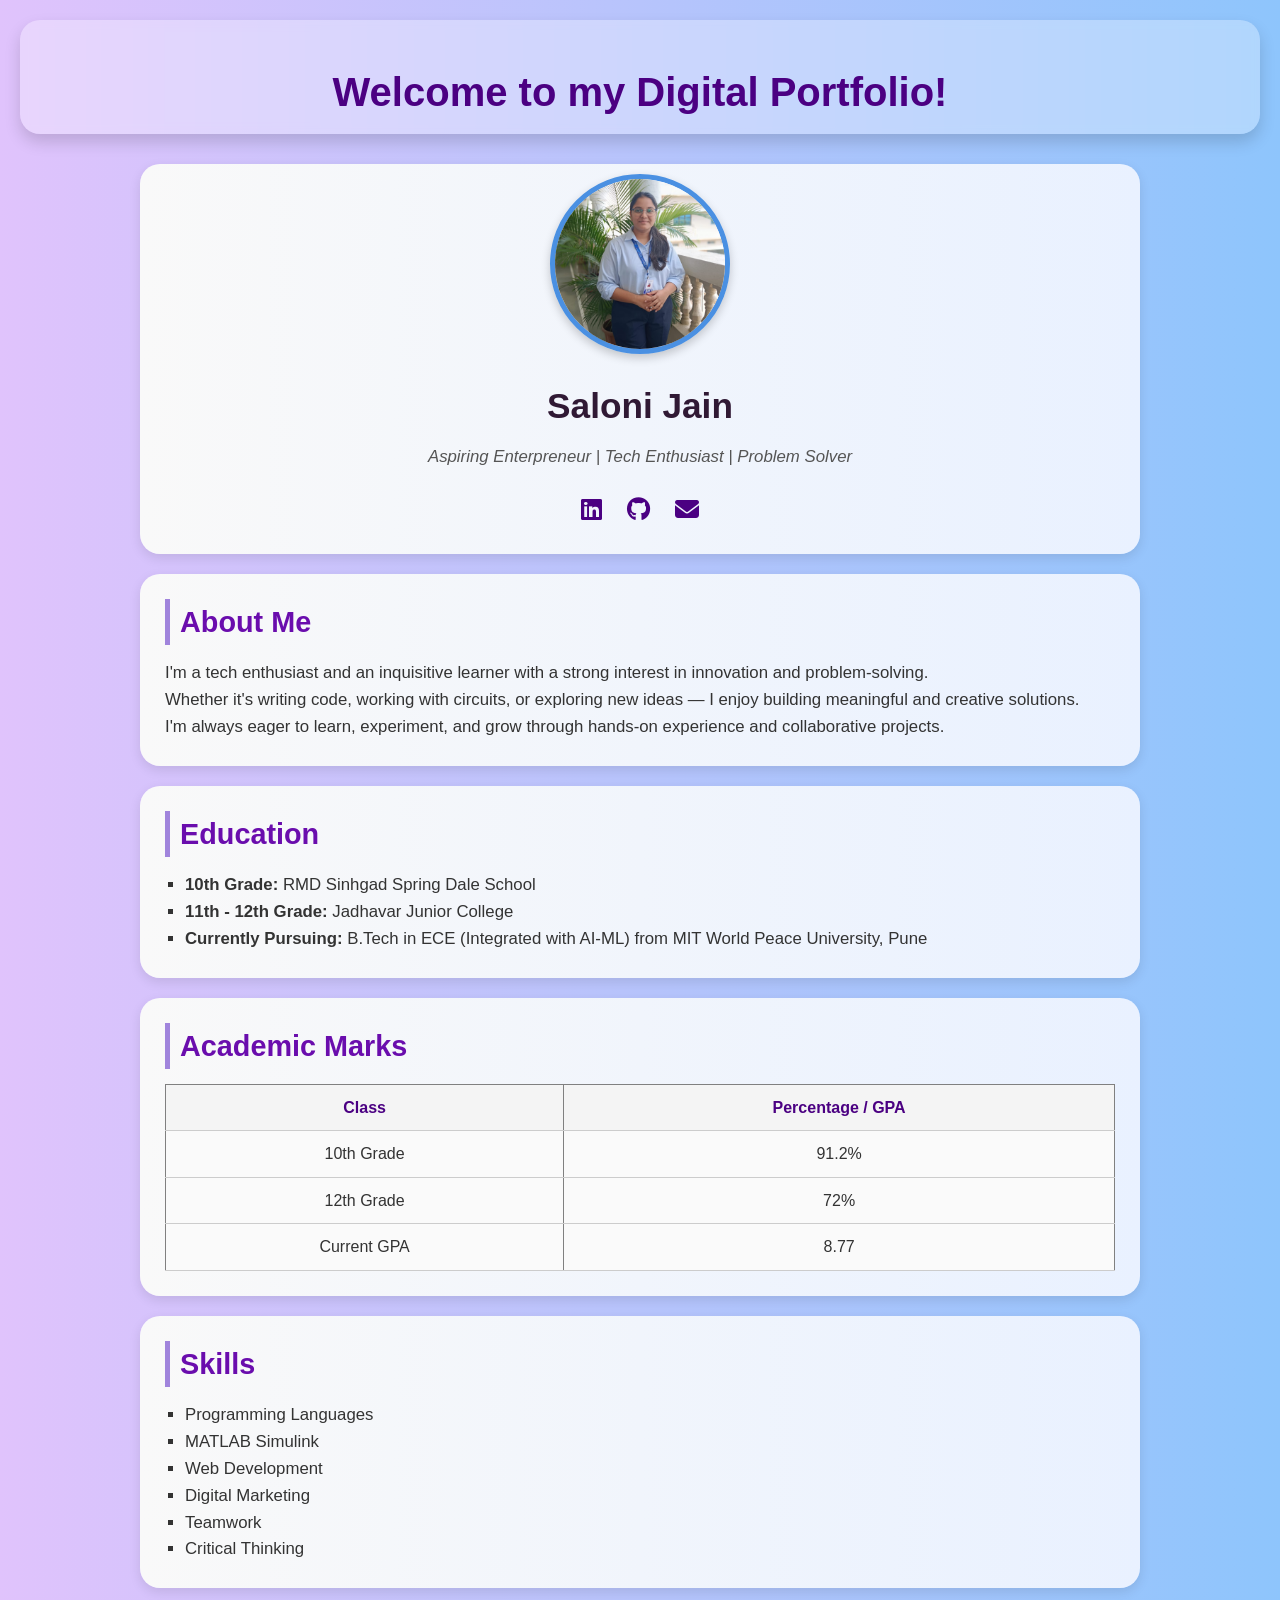
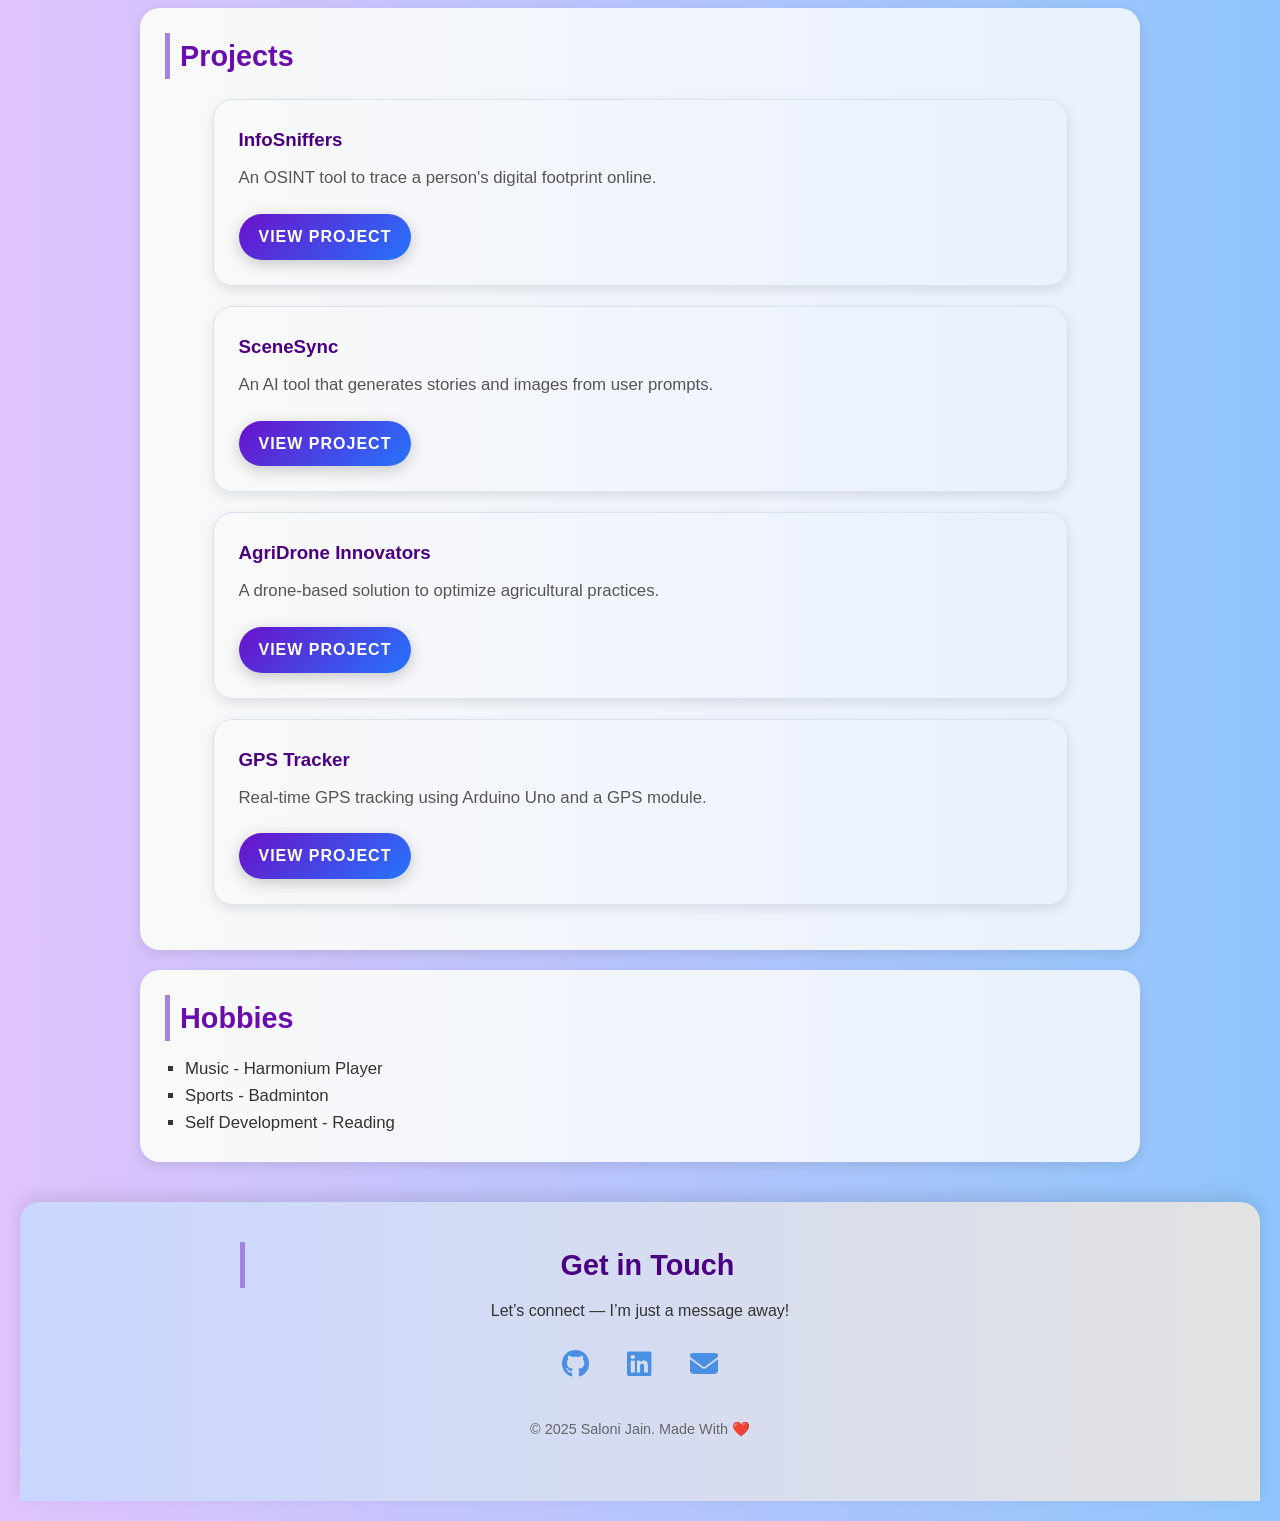
<file: index.html>
<!DOCTYPE html>
<html lang="en">
  <head>
    <meta charset="UTF-8" />
    <meta name="viewport" content="width=device-width, initial-scale=1.0" />
    <title>Saloni Jain | Portfolio</title>
    <link rel="stylesheet" href="style.css" />
    <link
      rel="stylesheet"
      href="https://cdnjs.cloudflare.com/ajax/libs/font-awesome/6.7.2/css/all.min.css"
      integrity="sha512-Evv84Mr4kqVGRNSgIGL/F/aIDqQb7xQ2vcrdIwxfjThSH8CSR7PBEakCr51Ck+w+/U6swU2Im1vVX0SVk9ABhg=="
      crossorigin="anonymous"
      referrerpolicy="no-referrer"
    />
  </head>

  <body>
    <!-- Header Section -->
    <header>
      <h1>Welcome to my Digital Portfolio!</h1>
    </header>
    <!-- Intro Section -->
    <section id="intro">
      <!-- Inside the #intro section, add this line above the <h1>Saloni Jain</h1> -->
      <img src="saloniphoto.jpg" alt="Saloni Jain" class="profile-image" />
      <h1>Saloni Jain</h1>
      <p class="tagline">
        Aspiring Enterpreneur | Tech Enthusiast | Problem Solver
      </p>
      <div class="social-links">
        <a
          href="https://www.linkedin.com/in/saloni-jain-70094428b"
          title="LinkedIn"
          target="_blank"
        >
          <i class="fab fa-linkedin"></i>
        </a>
        <a href="https://github.com/saloni-2525" title="GitHub" target="_blank">
          <i class="fab fa-github"></i>
        </a>
        <a href="mailto:saloni.jain@mitwpu.edu.in" title="Email">
          <i class="fas fa-envelope"></i>
        </a>
      </div>
    </section>

    <!-- About Section -->
    <section id="about">
      <h2>About Me</h2>
      <p>
        I'm a tech enthusiast and an inquisitive learner with a strong interest
        in innovation and problem-solving.<br />
        Whether it's writing code, working with circuits, or exploring new ideas
        — I enjoy building meaningful and creative solutions.<br />
        I'm always eager to learn, experiment, and grow through hands-on
        experience and collaborative projects.
      </p>
    </section>

    <!-- Education Section -->
    <section id="education">
      <h2>Education</h2>
      <ul>
        <li><strong>10th Grade:</strong> RMD Sinhgad Spring Dale School</li>
        <li><strong>11th - 12th Grade:</strong> Jadhavar Junior College</li>
        <li>
          <strong>Currently Pursuing:</strong> B.Tech in ECE (Integrated with
          AI-ML) from MIT World Peace University, Pune
        </li>
      </ul>
    </section>

    <!-- Academics Section -->
    <section id="academics">
      <h2>Academic Marks</h2>
      <table border="1" cellpadding="5" cellspacing="0">
        <thead>
          <tr>
            <th>Class</th>
            <th>Percentage / GPA</th>
          </tr>
        </thead>
        <tbody>
          <tr>
            <td>10th Grade</td>
            <td>91.2%</td>
          </tr>
          <tr>
            <td>12th Grade</td>
            <td>72%</td>
          </tr>
          <tr>
            <td>Current GPA</td>
            <td>8.77</td>
          </tr>
        </tbody>
      </table>
    </section>

    <!-- Skills Section -->
    <section id="skills">
      <h2>Skills</h2>
      <ul>
        <li>Programming Languages</li>
        <li>MATLAB Simulink</li>
        <li>Web Development</li>
        <li>Digital Marketing</li>
        <li>Teamwork</li>
        <li>Critical Thinking</li>
      </ul>
    </section>

    <!-- Projects Section -->
    <section id="projects">
      <h2>Projects</h2>

      <div class="project">
        <h3>InfoSniffers</h3>
        <p>An OSINT tool to trace a person's digital footprint online.</p>
        <a class="btn" href="InfoSniffers.html">View Project</a>
      </div>

      <div class="project">
        <h3>SceneSync</h3>
        <p>An AI tool that generates stories and images from user prompts.</p>
        <a class="btn" href="scenesync.html">View Project</a>
      </div>

      <div class="project">
        <h3>AgriDrone Innovators</h3>
        <p>A drone-based solution to optimize agricultural practices.</p>
        <a class="btn" href="AgriDrone.html">View Project</a>
      </div>

      <div class="project">
        <h3>GPS Tracker</h3>
        <p>Real-time GPS tracking using Arduino Uno and a GPS module.</p>
        <a class="btn" href="GPS.html">View Project</a>
      </div>
    </section>

    <!-- Hobbies Section -->
    <section id="hobbies">
      <h2>Hobbies</h2>
      <ul>
        <li>Music - Harmonium Player</li>
        <li>Sports - Badminton</li>
        <li>Self Development - Reading</li>
      </ul>
    </section>

    <!-- Contact Section
    <section id="contact">
     
    </section> -->

    <!-- Footer Section -->
    <footer>
      <div class="footer-container">
        <h2>Get in Touch</h2>
        <p>Let’s connect — I’m just a message away!</p>
        <div class="footer-icons">
          <a
            href="https://github.com/saloni-2525"
            target="_blank"
            title="GitHub"
          >
            <i class="fab fa-github"></i>
          </a>
          <a
            href="https://www.linkedin.com/in/saloni-jain-70094428b"
            target="_blank"
            title="LinkedIn"
          >
            <i class="fab fa-linkedin"></i>
          </a>
          <a href="mailto:saloni.jain@mitwpu.edu.in" title="Email">
            <i class="fas fa-envelope"></i>
          </a>
        </div>
        <p class="footer-copy">&copy; 2025 Saloni Jain. Made With ❤️</p>
      </div>
    </footer>
  </body>
</html>
</file>
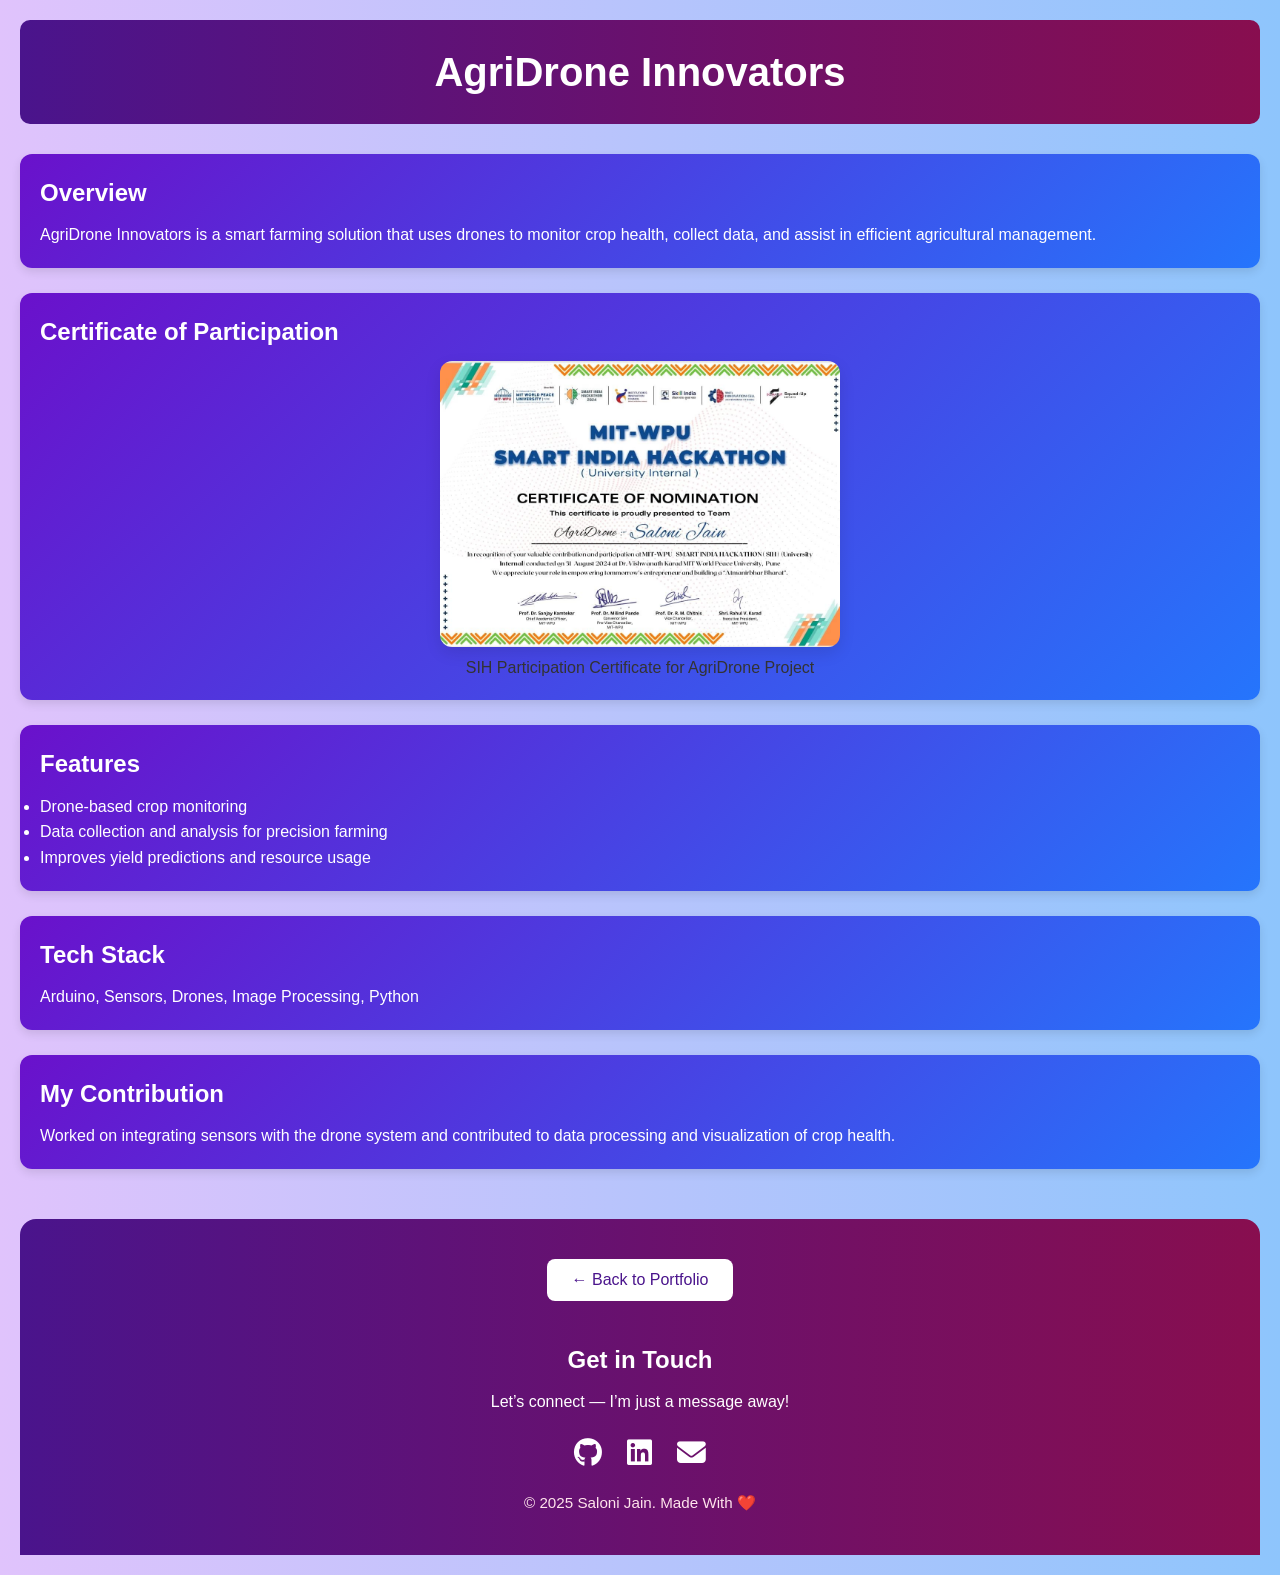
<file: AgriDrone.html>
<!DOCTYPE html>
<html lang="en">
  <head>
    <meta charset="UTF-8" />
    <meta name="viewport" content="width=device-width, initial-scale=1.0" />
    <title>AgriDrone Innovators</title>
    <link rel="stylesheet" href="agriDrone.css" />
    <link
      rel="stylesheet"
      href="https://cdnjs.cloudflare.com/ajax/libs/font-awesome/6.7.2/css/all.min.css"
      integrity="sha512-Evv84Mr4kqVGRNSgIGL/F/aIDqQb7xQ2vcrdIwxfjThSH8CSR7PBEakCr51Ck+w+/U6swU2Im1vVX0SVk9ABhg=="
      crossorigin="anonymous"
      referrerpolicy="no-referrer"
    />
  </head>
  <body>
    <header>
      <h1>AgriDrone Innovators</h1>
    </header>

    <main>
      <section>
        <h2>Overview</h2>
        <p>
          AgriDrone Innovators is a smart farming solution that uses drones to
          monitor crop health, collect data, and assist in efficient
          agricultural management.
        </p>
      </section>

      <section>
        <h2>Certificate of Participation</h2>
        <figure class="centered-image">
          <img
            src="SIH.jpg"
            alt="AgriDrone Hackathon Certificate"
            width="400"
          />
          <figcaption>
            SIH Participation Certificate for AgriDrone Project
          </figcaption>
        </figure>
      </section>

      <section>
        <h2>Features</h2>
        <ul>
          <li>Drone-based crop monitoring</li>
          <li>Data collection and analysis for precision farming</li>
          <li>Improves yield predictions and resource usage</li>
        </ul>
      </section>

      <section>
        <h2>Tech Stack</h2>
        <p>Arduino, Sensors, Drones, Image Processing, Python</p>
      </section>

      <section>
        <h2>My Contribution</h2>
        <p>
          Worked on integrating sensors with the drone system and contributed to
          data processing and visualization of crop health.
        </p>
      </section>

      <footer>
        <button class="back-button" onclick="window.location.href='index.html'">
          ← Back to Portfolio
        </button>
        <div class="footer-container">
          <h2>Get in Touch</h2>
          <p>Let’s connect — I’m just a message away!</p>
          <div class="footer-icons">
            <a
              href="https://github.com/saloni-2525"
              target="_blank"
              title="GitHub"
            >
              <i class="fab fa-github"></i>
            </a>
            <a
              href="https://www.linkedin.com/in/saloni-jain-70094428b"
              target="_blank"
              title="LinkedIn"
            >
              <i class="fab fa-linkedin"></i>
            </a>
            <a href="mailto:saloni.jain@mitwpu.edu.in" title="Email">
              <i class="fas fa-envelope"></i>
            </a>
          </div>
          <p class="footer-copy">&copy; 2025 Saloni Jain. Made With ❤️</p>
        </div>
      </footer>
    </main>
  </body>
</html>
</file>
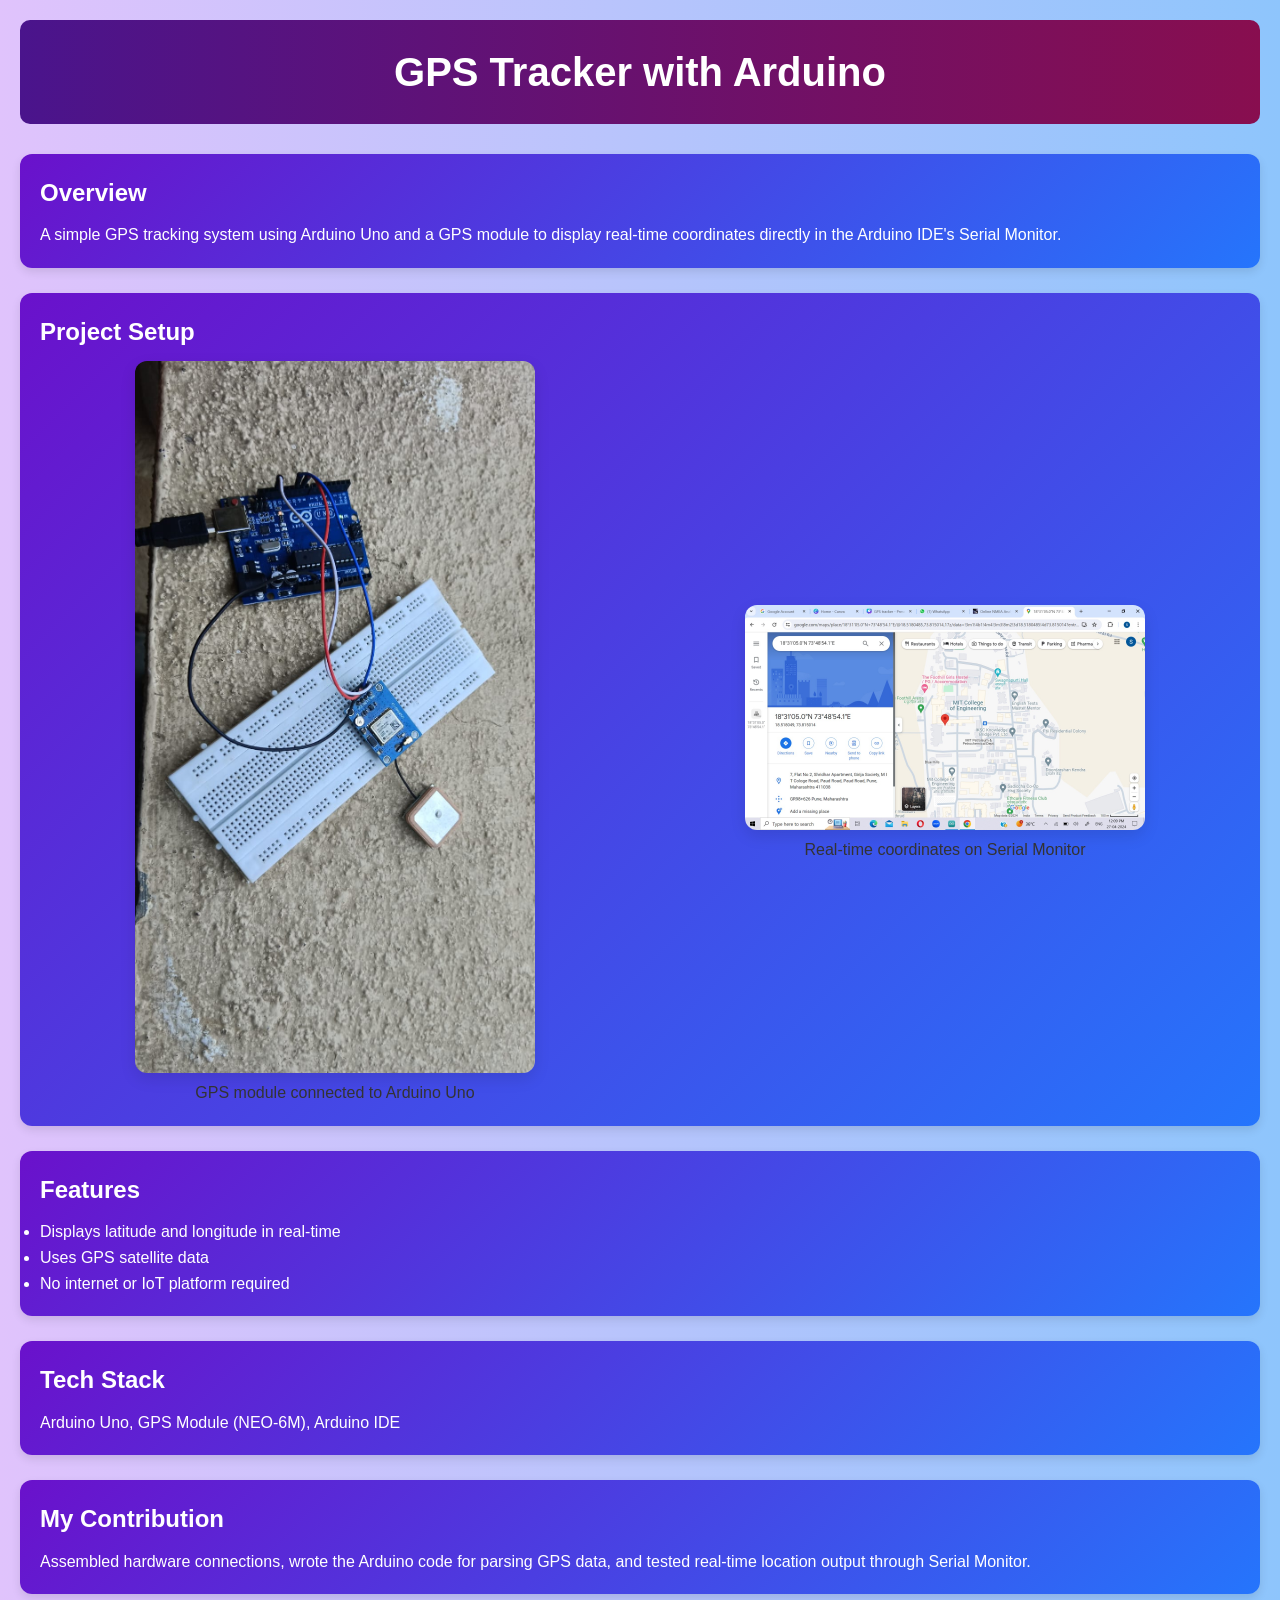
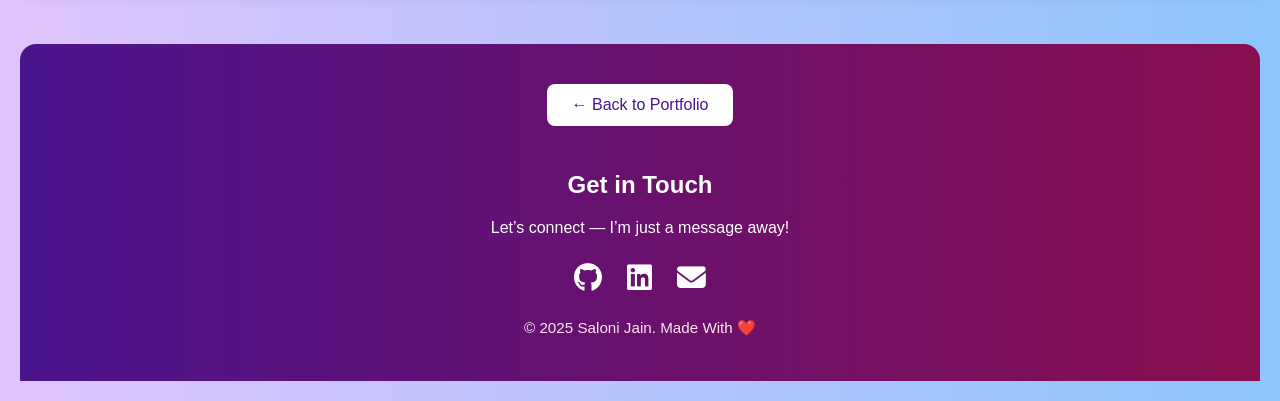
<file: GPS.html>
<!DOCTYPE html>
<html lang="en">
  <head>
    <meta charset="UTF-8" />
    <meta name="viewport" content="width=device-width, initial-scale=1.0" />
    <title>GPS Tracker with Arduino</title>
    <link rel="stylesheet" href="gps.css" />
    <link
      rel="stylesheet"
      href="https://cdnjs.cloudflare.com/ajax/libs/font-awesome/6.7.2/css/all.min.css"
      integrity="sha512-Evv84Mr4kqVGRNSgIGL/F/aIDqQb7xQ2vcrdIwxfjThSH8CSR7PBEakCr51Ck+w+/U6swU2Im1vVX0SVk9ABhg=="
      crossorigin="anonymous"
      referrerpolicy="no-referrer"
    />
  </head>
  <body>
    <header>
      <h1>GPS Tracker with Arduino</h1>
    </header>

    <main>
      <section>
        <h2>Overview</h2>
        <p>
          A simple GPS tracking system using Arduino Uno and a GPS module to
          display real-time coordinates directly in the Arduino IDE's Serial
          Monitor.
        </p>
      </section>

      <section>
        <h2>Project Setup</h2>
        <div class="image-container">
          <figure>
            <img src="gps1.jpg" alt="GPS Hardware Setup" />
            <figcaption>GPS module connected to Arduino Uno</figcaption>
          </figure>
          <figure>
            <img src="gps3.jpg" alt="Serial Monitor Output" />
            <figcaption>Real-time coordinates on Serial Monitor</figcaption>
          </figure>
        </div>
      </section>

      <section>
        <h2>Features</h2>
        <ul>
          <li>Displays latitude and longitude in real-time</li>
          <li>Uses GPS satellite data</li>
          <li>No internet or IoT platform required</li>
        </ul>
      </section>

      <section>
        <h2>Tech Stack</h2>
        <p>Arduino Uno, GPS Module (NEO-6M), Arduino IDE</p>
      </section>

      <section>
        <h2>My Contribution</h2>
        <p>
          Assembled hardware connections, wrote the Arduino code for parsing GPS
          data, and tested real-time location output through Serial Monitor.
        </p>
      </section>

      <footer>
        <button class="back-button" onclick="window.location.href='index.html'">
          ← Back to Portfolio
        </button>
        <div class="footer-container">
          <h2>Get in Touch</h2>
          <p>Let’s connect — I’m just a message away!</p>
          <div class="footer-icons">
            <a
              href="https://github.com/saloni-2525"
              target="_blank"
              title="GitHub"
            >
              <i class="fab fa-github"></i>
            </a>
            <a
              href="https://www.linkedin.com/in/saloni-jain-70094428b"
              target="_blank"
              title="LinkedIn"
            >
              <i class="fab fa-linkedin"></i>
            </a>
            <a href="mailto:saloni.jain@mitwpu.edu.in" title="Email">
              <i class="fas fa-envelope"></i>
            </a>
          </div>
          <p class="footer-copy">&copy; 2025 Saloni Jain. Made With ❤️</p>
        </div>
      </footer>
    </main>
  </body>
</html>
</file>
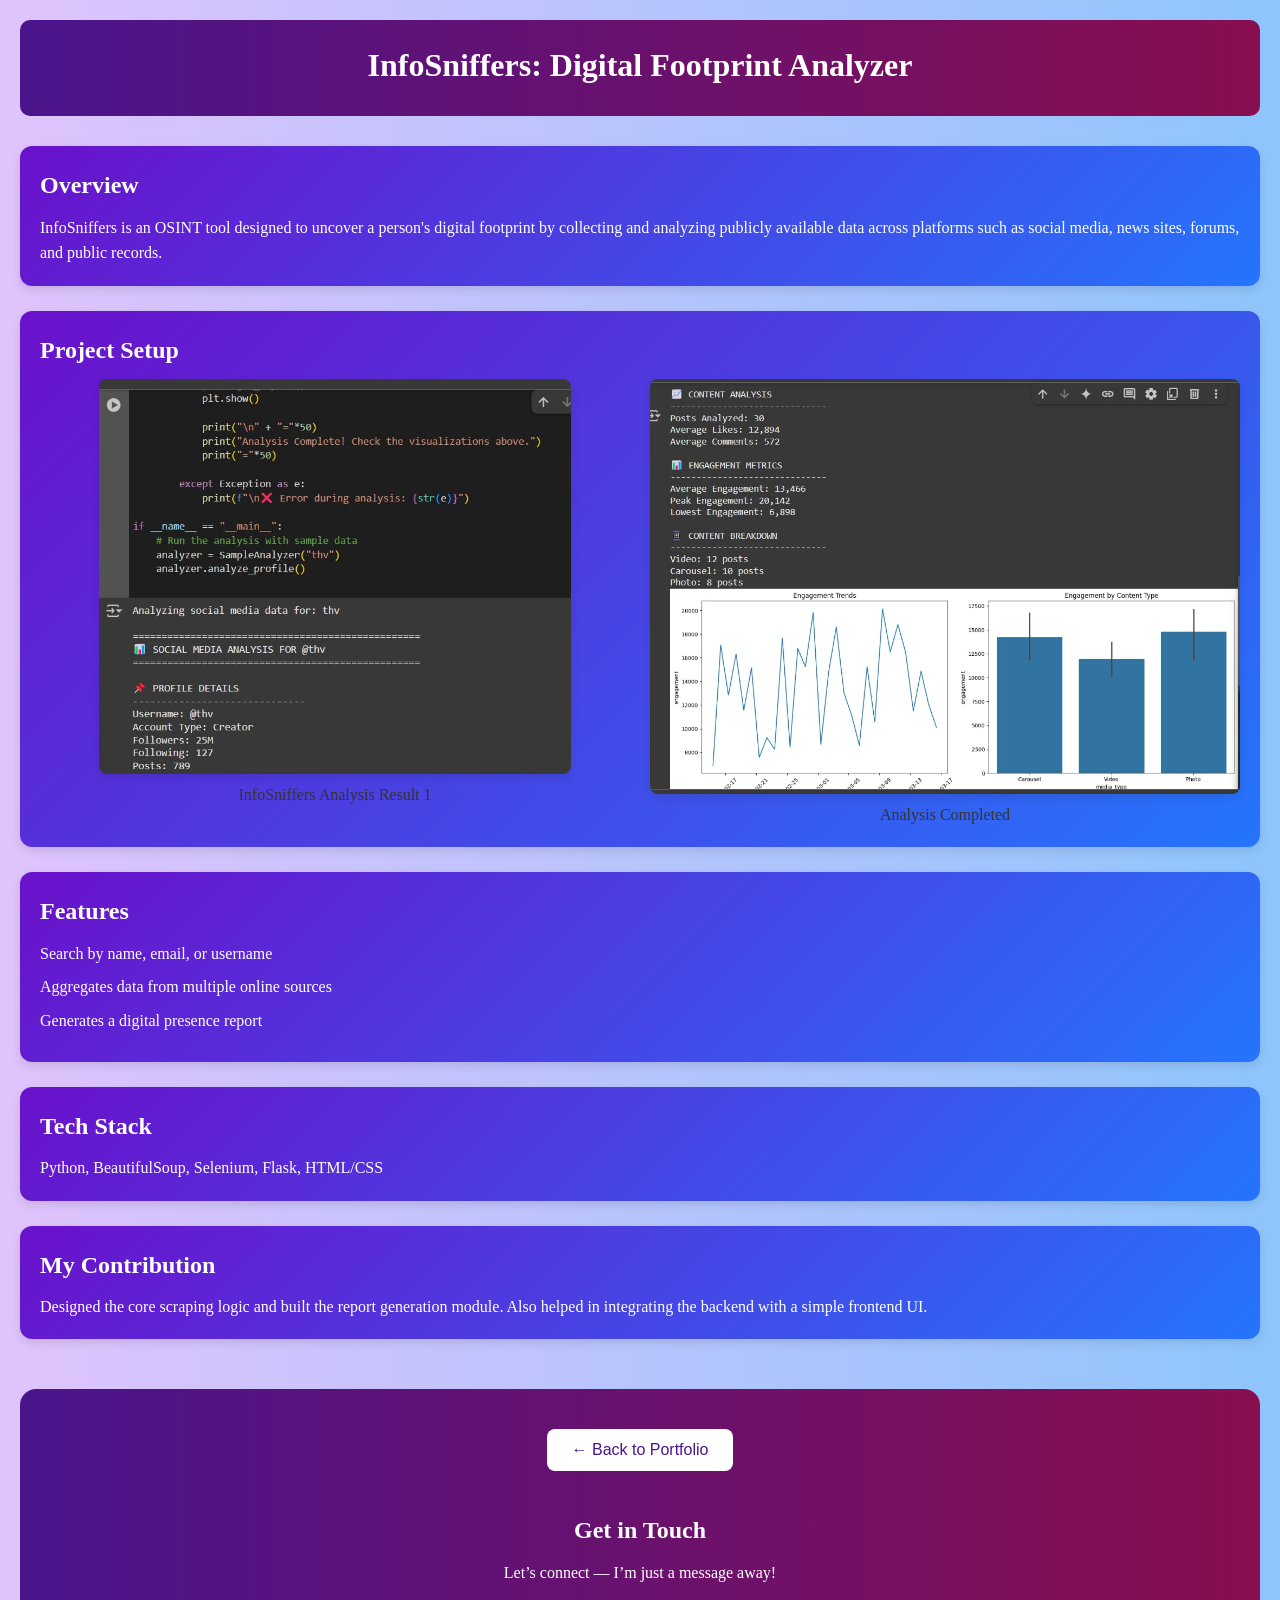
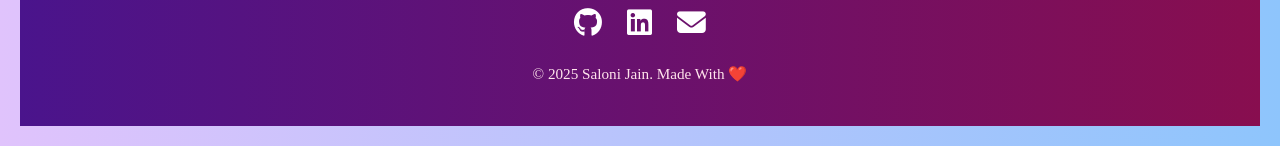
<file: InfoSniffers.html>
<!DOCTYPE html>
<html lang="en">
  <head>
    <meta charset="UTF-8" />
    <meta name="viewport" content="width=device-width, initial-scale=1.0" />
    <title>InfoSniffers: Digital Footprint Analyzer</title>
    <link rel="stylesheet" href="infoSniffers.css" />
    <link
      rel="stylesheet"
      href="https://cdnjs.cloudflare.com/ajax/libs/font-awesome/6.7.2/css/all.min.css"
      integrity="sha512-Evv84Mr4kqVGRNSgIGL/F/aIDqQb7xQ2vcrdIwxfjThSH8CSR7PBEakCr51Ck+w+/U6swU2Im1vVX0SVk9ABhg=="
      crossorigin="anonymous"
      referrerpolicy="no-referrer"
    />
  </head>
  <body>
    <header>
      <h1>InfoSniffers: Digital Footprint Analyzer</h1>
    </header>

    <main>
      <section>
        <h2>Overview</h2>
        <p>
          InfoSniffers is an OSINT tool designed to uncover a person's digital
          footprint by collecting and analyzing publicly available data across
          platforms such as social media, news sites, forums, and public
          records.
        </p>
      </section>

      <section>
        <h2>Project Setup</h2>
        <div class="image-container">
          <figure>
            <img src="photo1.jpg" alt="GPS Hardware Setup" width="80%" />
            <figcaption>InfoSniffers Analysis Result 1</figcaption>
          </figure>
          <figure>
            <img src="photo2.jpg" alt="Serial Monitor Output" width="100%" />
            <figcaption>Analysis Completed</figcaption>
          </figure>
        </div>
      </section>

      <section>
        <h2>Features</h2>
        <ul>
          <li>Search by name, email, or username</li>
          <li>Aggregates data from multiple online sources</li>
          <li>Generates a digital presence report</li>
        </ul>
      </section>

      <section>
        <h2>Tech Stack</h2>
        <p>Python, BeautifulSoup, Selenium, Flask, HTML/CSS</p>
      </section>

      <section>
        <h2>My Contribution</h2>
        <p>
          Designed the core scraping logic and built the report generation
          module. Also helped in integrating the backend with a simple frontend
          UI.
        </p>
      </section>

      <footer>
        <button class="back-button" onclick="window.location.href='index.html'">
          ← Back to Portfolio
        </button>
        <div class="footer-container">
          <h2>Get in Touch</h2>
          <p>Let’s connect — I’m just a message away!</p>
          <div class="footer-icons">
            <a
              href="https://github.com/saloni-2525"
              target="_blank"
              title="GitHub"
            >
              <i class="fab fa-github"></i>
            </a>
            <a
              href="https://www.linkedin.com/in/saloni-jain-70094428b"
              target="_blank"
              title="LinkedIn"
            >
              <i class="fab fa-linkedin"></i>
            </a>
            <a href="mailto:saloni.jain@mitwpu.edu.in" title="Email">
              <i class="fas fa-envelope"></i>
            </a>
          </div>
          <p class="footer-copy">&copy; 2025 Saloni Jain. Made With ❤️</p>
        </div>
      </footer>
    </main>
  </body>
</html>
</file>
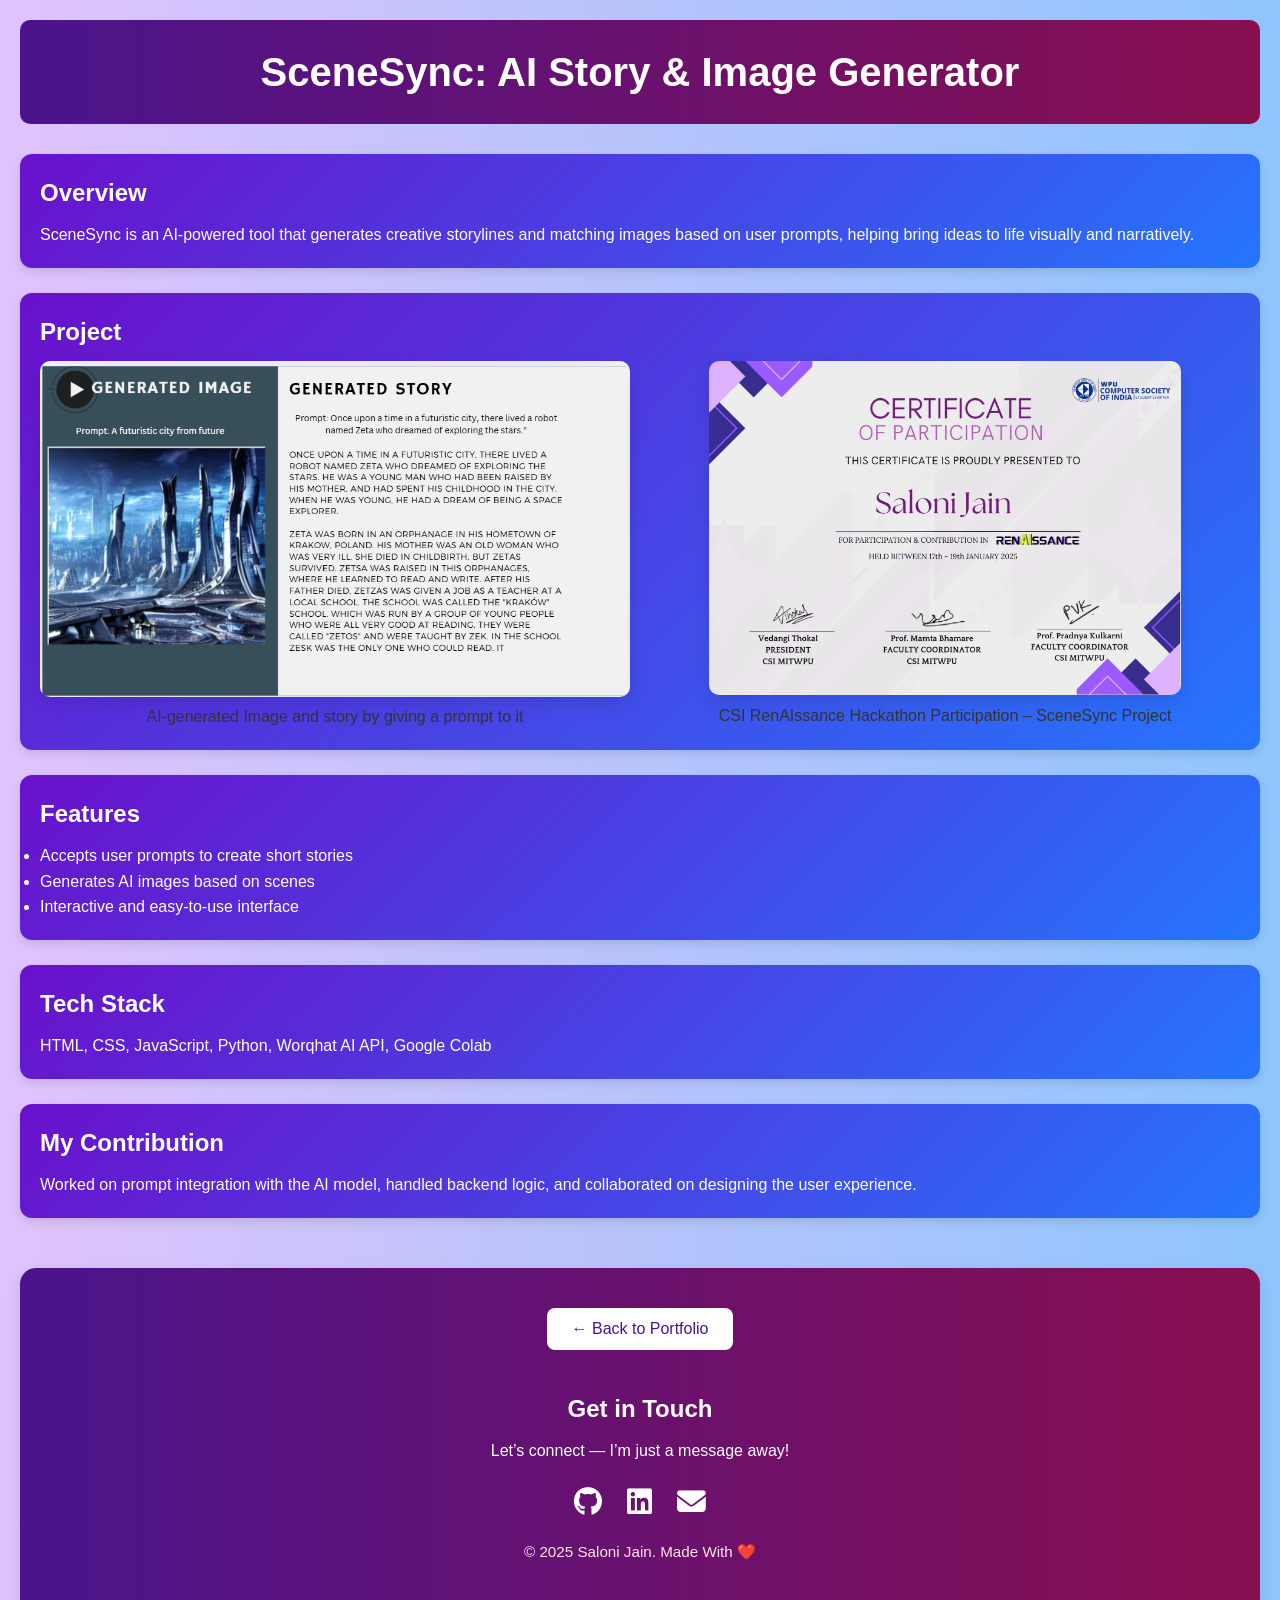
<file: scenesync.html>
<!DOCTYPE html>
<html lang="en">
  <head>
    <meta charset="UTF-8" />
    <meta name="viewport" content="width=device-width, initial-scale=1.0" />
    <title>SceneSync: AI Story & Image Generator</title>
    <link rel="stylesheet" href="scenesync.css" />
    <link
      rel="stylesheet"
      href="https://cdnjs.cloudflare.com/ajax/libs/font-awesome/6.7.2/css/all.min.css"
      integrity="sha512-Evv84Mr4kqVGRNSgIGL/F/aIDqQb7xQ2vcrdIwxfjThSH8CSR7PBEakCr51Ck+w+/U6swU2Im1vVX0SVk9ABhg=="
      crossorigin="anonymous"
      referrerpolicy="no-referrer"
    />
  </head>
  <body>
    <header>
      <h1>SceneSync: AI Story & Image Generator</h1>
    </header>

    <main>
      <section>
        <h2>Overview</h2>
        <p>
          SceneSync is an AI-powered tool that generates creative storylines and
          matching images based on user prompts, helping bring ideas to life
          visually and narratively.
        </p>
      </section>

      <section>
        <h2>Project</h2>
        <div class="project-images">
          <figure>
            <img src="scenesync.png" alt="AI Generated Image" width="100%" />
            <figcaption>
              AI-generated Image and story by giving a prompt to it
            </figcaption>
          </figure>
          <figure>
            <img
              src="CSI HACKATHON.jpg"
              alt="Hackathon Participation"
              width="80%"
            />
            <figcaption>
              CSI RenAIssance Hackathon Participation – SceneSync Project
            </figcaption>
          </figure>
        </div>
      </section>

      <section>
        <h2>Features</h2>
        <ul>
          <li>Accepts user prompts to create short stories</li>
          <li>Generates AI images based on scenes</li>
          <li>Interactive and easy-to-use interface</li>
        </ul>
      </section>

      <section>
        <h2>Tech Stack</h2>
        <p>HTML, CSS, JavaScript, Python, Worqhat AI API, Google Colab</p>
      </section>

      <section>
        <h2>My Contribution</h2>
        <p>
          Worked on prompt integration with the AI model, handled backend logic,
          and collaborated on designing the user experience.
        </p>
      </section>

      <footer>
        <button class="back-button" onclick="window.location.href='index.html'">
          ← Back to Portfolio
        </button>
        <div class="footer-container">
          <h2>Get in Touch</h2>
          <p>Let’s connect — I’m just a message away!</p>
          <div class="footer-icons">
            <a
              href="https://github.com/saloni-2525"
              target="_blank"
              title="GitHub"
            >
              <i class="fab fa-github"></i>
            </a>
            <a
              href="https://www.linkedin.com/in/saloni-jain-70094428b"
              target="_blank"
              title="LinkedIn"
            >
              <i class="fab fa-linkedin"></i>
            </a>
            <a href="mailto:saloni.jain@mitwpu.edu.in" title="Email">
              <i class="fas fa-envelope"></i>
            </a>
          </div>
          <p class="footer-copy">&copy; 2025 Saloni Jain. Made With ❤️</p>
        </div>
      </footer>
    </main>
  </body>
</html>
</file>
<file: style.css>
/* Global Styles */
* {
    margin: 0;
    padding: 0;
    box-sizing: border-box;
    font-family: 'Segoe UI', Tahoma, Geneva, Verdana, sans-serif;
  }
  
  body {
    background: linear-gradient(to right, #e0c3fc, #8ec5fc);
    color: #333;
    line-height: 1.6;
    padding: 20px;
  }
  
  /* Header */
  header {
    text-align: center;
    padding: 40px 20px 10px;
    background: rgba(255, 255, 255, 0.3);
    backdrop-filter: blur(5px);
    border-radius: 20px;
    box-shadow: 0 8px 16px rgba(0,0,0,0.15);
    margin-bottom: 30px;
  }
  
  header h1 {
    font-size: 2.5rem;
    color: #4b0082;
    animation: fadeInDown 1s ease-out;
  }
  
  /* Sections */
  section {
    background: rgba(255, 255, 255, 0.85);
    padding: 25px 30px;
    margin: 20px auto;
    border-radius: 16px;
    max-width: 900px;
    box-shadow: 0 8px 20px rgba(0, 0, 0, 0.1);
    transition: transform 0.3s;
  }
  
  section:hover {
    transform: translateY(-5px);
  }
  
  h2 {
    color: #6a0dad;
    margin-bottom: 15px;
    font-size: 1.8rem;
    border-left: 5px solid #a084dc;
    padding-left: 10px;
  }
  
  p, li {
    font-size: 1.05rem;
  }
  
  /* Intro Section */
  #intro {
    text-align: center;
    padding-top: 10px;
  }
  
  /* Profile Image Styling */
  .profile-image {
    width: 180px;
    height: 180px;
    object-fit: cover;
    border-radius: 50%;
    border: 5px solid #4a90e2;
    box-shadow: 0 4px 10px rgba(0, 0, 0, 0.2);
    margin-bottom: 1rem;
    transition: transform 0.3s ease;
  }
  
  .profile-image:hover {
    transform: scale(1.1);
  }
  
  
  #intro h1 {
    font-size: 2.2rem;
    color: #301934;
  }
  
  .tagline {
    font-style: italic;
    color: #555;
    margin: 10px 0 20px;
  }
  
  /* Social Links */
  .social-links {
    display: flex;
    justify-content: center;
    gap: 25px;
    font-size: 1.5rem;
  }
  
  .social-links a {
    color: #4b0082;
    transition: transform 0.3s, color 0.3s;
  }
  
  .social-links a:hover {
    transform: scale(1.2);
    color: #1f005c;
  }
  
  /* Table Styling */
  table {
    width: 100%;
    border-collapse: collapse;
    margin-top: 10px;
  }
  
  table th,
  table td {
    padding: 10px;
    text-align: center;
    border-bottom: 1px solid #ccc;
  }
  
  table th {
    background-color: #f4f4f4;
    color: #4b0082;
  }
  
  table td {
    background-color: #fafafa;
  }
  
  /* Lists */
  ul {
    list-style-type: square;
    margin-left: 20px;
  }
  
  a {
    text-decoration: none;
    color: #2e1065;
  }
  
  a:hover {
    color: #5b21b6;
    text-decoration: underline;
  }
  
  /* Footer */
  footer {
    background: rgba(255, 255, 255, 0.6);
    margin-top: 30px;
    padding: 20px;
    border-radius: 16px;
    text-align: center;
    box-shadow: 0 6px 16px rgba(0, 0, 0, 0.1);
  }
  
  footer ul {
    list-style: none;
    padding: 0;
  }
  
  footer li {
    margin: 8px 0;
  }
  
  footer ul li {
    margin-bottom: 10px;
    font-size: 1rem;
  }
  
  footer ul li i {
    margin-right: 8px;
    color: #4a90e2;
  }
  

  /* Animations */
  @keyframes fadeInDown {
    from {
      opacity: 0;
      transform: translateY(-30px);
    }
    to {
      opacity: 1;
      transform: translateY(0);
    }
  }

  
  .project {
    background-color: #fff;
    border-left: 5px solid #a084dc;
    border-radius: 12px;
    padding: 20px;
    margin-bottom: 20px;
    box-shadow: 0 4px 10px rgba(0, 0, 0, 0.1);
    transition: transform 0.3s ease;
  }
  
  .project:hover {
    transform: translateY(-5px);
  }
  
  .project h3 {
    color: #4b0082;
    margin-bottom: 10px;
  }
  
  .project p {
    margin-bottom: 12px;
    color: #555;
  }
  
  /* Stylish Button */
  .btn {
    display: inline-block;
    padding: 10px 20px;
    background-color: #8a2be2;
    color: #fff;
    border: none;
    border-radius: 25px;
    font-weight: bold;
    text-transform: uppercase;
    letter-spacing: 1px;
    transition: background 0.3s ease, transform 0.2s ease;
  }
  
  .btn:hover {
    background-color: #5b21b6;
    transform: scale(1.05);
    text-decoration: none;
  }
  

  .btn {
    display: inline-block;
    padding: 10px 20px;
    margin-top: 10px;
    background: linear-gradient(135deg, #6a11cb, #2575fc); /* gradient */
    color: #fff;
    text-decoration: none;
    border: none;
    border-radius: 30px;
    font-weight: bold;
    transition: all 0.3s ease-in-out;
    box-shadow: 0 4px 15px rgba(0, 0, 0, 0.2);
  }
  
  .btn:hover {
    transform: scale(1.05);
    background: linear-gradient(135deg, #2575fc, #6a11cb); /* reverse gradient */
    box-shadow: 0 6px 20px rgba(0, 0, 0, 0.3);
  }

  .project {
    border: 1px solid #dce3f0;
  }

  /* Project & Section Cards Styling */
section,
.project {
  background: linear-gradient(to right, #f9f9f9, #e9f1ff);
  border-radius: 20px;
  padding: 25px;
  margin: 20px auto;
  width: 90%;
  max-width: 1000px;
  box-shadow: 0 4px 12px rgba(0, 0, 0, 0.1);
  transition: all 0.3s ease;
}

/* Brighten effect on hover */
section:hover,
.project:hover {
  filter: brightness(1.08);
  box-shadow: 0 6px 20px rgba(0, 0, 0, 0.15);
}

.btn {
    display: inline-block;
    padding: 10px 20px;
    margin-top: 10px;
    background: linear-gradient(135deg, #6a11cb, #2575fc); /* gradient */
    color: #fff;
    text-decoration: none;
    border: none;
    border-radius: 30px;
    font-weight: bold;
    transition: all 0.3s ease-in-out;
    box-shadow: 0 4px 15px rgba(0, 0, 0, 0.2);
  }
  
  .btn:hover {
    transform: scale(1.05);
    background: linear-gradient(135deg, #2575fc, #6a11cb); /* reverse gradient */
    box-shadow: 0 6px 20px rgba(0, 0, 0, 0.3);
  }
  

  footer {
    background: linear-gradient(to right, #c9d6ff, #e2e2e2);
    margin-top: 40px;
    padding: 40px 20px;
    border-radius: 20px 20px 0 0;
    text-align: center;
    box-shadow: 0 -6px 16px rgba(0, 0, 0, 0.1);
  }
  
  .footer-container {
    max-width: 800px;
    margin: 0 auto;
  }
  
  footer h2 {
    color: #4b0082;
    margin-bottom: 10px;
    font-size: 1.8rem;
  }
  
  footer p {
    font-size: 1rem;
    color: #333;
    margin-bottom: 20px;
  }
  
  .footer-icons {
    margin: 20px 0;
  }
  
  .footer-icons a {
    margin: 0 15px;
    font-size: 28px;
    color: #4a90e2;
    transition: transform 0.3s ease, color 0.3s ease;
  }
  
  .footer-icons a:hover {
    transform: scale(1.3);
    color: #1d3557;
  }
  
  .footer-copy {
    font-size: 0.9rem;
    color: #666;
    margin-top: 30px;
  }
</file>
<file: agriDrone.css>
/* Global Styles */
* {
  margin: 0;
  padding: 0;
  box-sizing: border-box;
  font-family: "Segoe UI", Tahoma, Geneva, Verdana, sans-serif;
}

body {
  background: linear-gradient(to right, #e0c3fc, #8ec5fc);
  color: #333;
  line-height: 1.6;
  padding: 20px;
}

/* Header */
header {
  background: linear-gradient(
    to right,
    #4a148c,
    #880e4f
  ); /* Same gradient as footer */
  color: #fff;
  padding: 20px 0;
  text-align: center;
  border-radius: 10px;
  margin-bottom: 30px;
}

header h1 {
  font-size: 2.5rem;
  color: white;
  animation: fadeInDown 1s ease-out;
}

/* Sections */
section {
  background: linear-gradient(135deg, #6a11cb, #2575fc); /* Purple gradient */
  padding: 20px;
  margin-bottom: 25px;
  border-radius: 12px;
  box-shadow: 0 4px 10px rgba(0, 0, 0, 0.1);
  transition: all 0.3s ease;
}

/* Hover effect for sections */
section:hover {
  transform: translateY(-5px); /* Lift the section on hover */
  filter: brightness(1.1); /* Brighten the section on hover */
}

section h2 {
  color: #fff; /* White text for section headers */
  margin-bottom: 10px;
}

section p,
section li {
  font-size: 1rem;
  color: #fff; /* White text for paragraphs and list items */
}

/* Image Section */
.centered-image {
  text-align: center;
}

.centered-image img {
  max-width: 100%;
  border-radius: 12px;
  box-shadow: 0 6px 16px rgba(0, 0, 0, 0.1);
  transition: transform 0.3s ease;
}

.centered-image img:hover {
  transform: scale(1.03);
}

/* Footer Styling */
footer {
  text-align: center;
  padding: 40px 20px;
  background: linear-gradient(to right, #4a148c, #880e4f);
  color: white;
  margin-top: 50px;
  border-radius: 16px 16px 0 0;
}

footer .back-button {
  background-color: #ffffff;
  color: #4a148c;
  border: none;
  padding: 12px 25px;
  margin-bottom: 20px;
  font-size: 1rem;
  border-radius: 8px;
  cursor: pointer;
  transition: all 0.3s ease;
}

footer .back-button:hover {
  background-color: #f3e5f5;
  transform: scale(1.05);
}

.footer-container {
  margin-top: 20px;
}

.footer-container h2 {
  margin-bottom: 10px;
  font-size: 1.5rem;
  color: #fff;
}

.footer-icons {
  display: flex;
  justify-content: center;
  gap: 25px;
  margin: 15px 0;
}

.footer-icons a {
  font-size: 1.8rem;
  color: white;
  transition: transform 0.3s ease, color 0.3s ease;
}

.footer-icons a:hover {
  transform: scale(1.2);
  color: #f8bbd0;
}

.footer-copy {
  margin-top: 15px;
  font-size: 0.95rem;
  color: #ffe4ec;
}
</file>
<file: gps.css>
/* Reset and Global */
* {
  margin: 0;
  padding: 0;
  box-sizing: border-box;
  font-family: "Segoe UI", Tahoma, Geneva, Verdana, sans-serif;
}

body {
  background: linear-gradient(to right, #e0c3fc, #8ec5fc);
  color: #333;
  line-height: 1.6;
  padding: 20px;
}

/* Header */
header {
  background: linear-gradient(
    to right,
    #4a148c,
    #880e4f
  ); /* Same gradient as footer */
  color: #fff;
  padding: 20px 0;
  text-align: center;
  border-radius: 10px;
  margin-bottom: 30px;
}

header h1 {
  font-size: 2.5rem;
  color: white;
  animation: fadeInDown 1s ease-out;
}

/* Sections */
section {
  background: linear-gradient(135deg, #6a11cb, #2575fc); /* Purple gradient */
  padding: 20px;
  margin-bottom: 25px;
  border-radius: 12px;
  box-shadow: 0 4px 10px rgba(0, 0, 0, 0.1);
  transition: all 0.3s ease;
}

/* Hover effect for sections */
section:hover {
  transform: translateY(-5px); /* Lift the section on hover */
  filter: brightness(1.1); /* Brighten the section on hover */
}

section h2 {
  color: #fff; /* White text for section headers */
  margin-bottom: 10px;
}

section p,
section li {
  font-size: 1rem;
  color: #fff; /* White text for paragraphs and list items */
}

/* Images */
.image-container {
  display: flex;
  flex-wrap: wrap;
  gap: 20px;
  justify-content: center;
  align-items: center;
}

.image-container figure {
  flex: 1;
  text-align: center;
}

.image-container img {
  width: 100%;
  max-width: 400px;
  border-radius: 12px;
  box-shadow: 0 6px 16px rgba(0, 0, 0, 0.1);
  transition: transform 0.3s ease;
}

.image-container img:hover {
  transform: scale(1.05);
}

/* Footer Button */
footer {
  text-align: center;
  margin-top: 30px;
}

footer .back-button {
  background-color: #6a1b9a;
  color: white;
  border: none;
  padding: 12px 30px;
  border-radius: 8px;
  font-size: 1rem;
  cursor: pointer;
  transition: background-color 0.3s ease, transform 0.2s ease;
}

footer .back-button:hover {
  background-color: #ab47bc;
  transform: scale(1.05);
}

/* Animation */
@keyframes fadeInDown {
  from {
    opacity: 0;
    transform: translateY(-30px);
  }
  to {
    opacity: 1;
    transform: translateY(0);
  }
}

/* Footer Styling */
footer {
  text-align: center;
  padding: 40px 20px;
  background: linear-gradient(to right, #4a148c, #880e4f);
  color: white;
  margin-top: 50px;
  border-radius: 16px 16px 0 0;
}

footer .back-button {
  background-color: #ffffff;
  color: #4a148c;
  border: none;
  padding: 12px 25px;
  margin-bottom: 20px;
  font-size: 1rem;
  border-radius: 8px;
  cursor: pointer;
  transition: all 0.3s ease;
}

footer .back-button:hover {
  background-color: #f3e5f5;
  transform: scale(1.05);
}

.footer-container {
  margin-top: 20px;
}

.footer-container h2 {
  margin-bottom: 10px;
  font-size: 1.5rem;
  color: #fff;
}

.footer-icons {
  display: flex;
  justify-content: center;
  gap: 25px;
  margin: 15px 0;
}

.footer-icons a {
  font-size: 1.8rem;
  color: white;
  transition: transform 0.3s ease, color 0.3s ease;
}

.footer-icons a:hover {
  transform: scale(1.2);
  color: #f8bbd0;
}

.footer-copy {
  margin-top: 15px;
  font-size: 0.95rem;
  color: #ffe4ec;
}
</file>
<file: infoSniffers.css>
/* Global Styles */
* {
  margin: 0;
  padding: 0;
  box-sizing: border-box;
}

body {
  background: linear-gradient(to right, #e0c3fc, #8ec5fc);
  color: #333;
  line-height: 1.6;
  padding: 20px;
}

/* Updated Header Styling */
header {
  background: linear-gradient(
    to right,
    #4a148c,
    #880e4f
  ); /* Same gradient as footer */
  color: #fff;
  padding: 20px 0;
  text-align: center;
  border-radius: 10px;
  margin-bottom: 30px;
}

h1 {
  font-size: 2rem;
  margin-bottom: 5px;
}

main section {
  background: linear-gradient(
    135deg,
    #6a11cb,
    #2575fc
  ); /* Gradient background */
  padding: 20px;
  margin-bottom: 25px;
  border-radius: 12px;
  box-shadow: 0 4px 10px rgba(0, 0, 0, 0.1);
  transition: all 0.3s ease;
}

section:hover {
  transform: translateY(-5px); /* Lift the section on hover */
  filter: brightness(1.1); /* Brighten the section on hover */
}

section h2 {
  color: #fff;
  margin-bottom: 10px;
}

p,
li {
  font-size: 1rem;
  color: #fff;
}

ul {
  list-style: none;
  padding-left: 0;
}

ul li {
  margin-bottom: 8px;
}

.image-container {
  display: flex;
  gap: 20px;
  flex-wrap: wrap;
  justify-content: space-between;
}

.image-container figure {
  flex: 1;
  text-align: center;
}

.image-container img {
  border-radius: 8px;
  box-shadow: 0 4px 10px rgba(0, 0, 0, 0.1);
}

footer {
  margin-top: 30px;
  padding: 15px;
  background-color: #2f4f4f;
  text-align: center;
  color: white;
  border-radius: 8px;
}

footer a {
  color: #fff;
  text-decoration: none;
  font-weight: bold;
  transition: color 0.3s;
}

footer a:hover {
  color: #8ec5fc;
}

@media (max-width: 768px) {
  .image-container {
    flex-direction: column;
    align-items: center;
  }
  .image-container figure {
    flex: 0 0 100%;
  }
}

/* Button Styling */
.back-button {
  background-color: #6a11cb; /* Gradient color */
  color: #fff;
  border: none;
  padding: 12px 30px;
  font-size: 1rem;
  border-radius: 8px;
  cursor: pointer;
  transition: background-color 0.3s, transform 0.3s ease;
}

.back-button:hover {
  background-color: #2575fc; /* Change color on hover */
  transform: scale(1.05); /* Slightly increase size on hover */
}

.back-button:focus {
  outline: none; /* Remove focus outline */
}

/* Footer Styling */
footer {
  text-align: center;
  padding: 40px 20px;
  background: linear-gradient(to right, #4a148c, #880e4f);
  color: white;
  margin-top: 50px;
  border-radius: 16px 16px 0 0;
}

footer .back-button {
  background-color: #ffffff;
  color: #4a148c;
  border: none;
  padding: 12px 25px;
  margin-bottom: 20px;
  font-size: 1rem;
  border-radius: 8px;
  cursor: pointer;
  transition: all 0.3s ease;
}

footer .back-button:hover {
  background-color: #f3e5f5;
  transform: scale(1.05);
}

.footer-container {
  margin-top: 20px;
}

.footer-container h2 {
  margin-bottom: 10px;
  font-size: 1.5rem;
  color: #fff;
}

.footer-icons {
  display: flex;
  justify-content: center;
  gap: 25px;
  margin: 15px 0;
}

.footer-icons a {
  font-size: 1.8rem;
  color: white;
  transition: transform 0.3s ease, color 0.3s ease;
}

.footer-icons a:hover {
  transform: scale(1.2);
  color: #f8bbd0;
}

.footer-copy {
  margin-top: 15px;
  font-size: 0.95rem;
  color: #ffe4ec;
}
</file>
<file: scenesync.css>
/* Global Styles */
* {
  margin: 0;
  padding: 0;
  box-sizing: border-box;
  font-family: "Segoe UI", Tahoma, Geneva, Verdana, sans-serif;
}

body {
  background: linear-gradient(to right, #e0c3fc, #8ec5fc);
  color: #333;
  line-height: 1.6;
  padding: 20px;
}

/* Header */
header {
  background: linear-gradient(
    to right,
    #4a148c,
    #880e4f
  ); /* Same gradient as footer */
  color: #fff;
  padding: 20px 0;
  text-align: center;
  border-radius: 10px;
  margin-bottom: 30px;
}

header h1 {
  font-size: 2.5rem;
  color: white;
  animation: fadeInDown 1s ease-out;
}

/* Sections */
/* Section with Purple Card Look */
section {
  background: linear-gradient(135deg, #6a11cb, #2575fc); /* Purple gradient */
  padding: 20px;
  margin-bottom: 25px;
  border-radius: 12px;
  box-shadow: 0 4px 10px rgba(0, 0, 0, 0.1);
  transition: all 0.3s ease;
}

/* Hover effect for sections */
section:hover {
  transform: translateY(-5px); /* Lift the section on hover */
  filter: brightness(1.1); /* Brighten the section on hover */
}

section h2 {
  color: #fff; /* White text for section headers */
  margin-bottom: 10px;
}

section p,
section li {
  font-size: 1rem;
  color: #fff; /* White text for paragraphs and list items */
}

/* Project Images Section */
.project-images {
  display: flex;
  gap: 20px;
  flex-wrap: wrap;
}

.project-images figure {
  flex: 1;
  text-align: center;
}

.project-images img {
  max-width: 100%;
  border-radius: 10px;
  box-shadow: 0 6px 16px rgba(0, 0, 0, 0.1);
}

/* Footer Styling */
footer {
  background: rgba(255, 255, 255, 0.6);
  margin-top: 30px;
  padding: 20px;
  border-radius: 16px;
  text-align: center;
  box-shadow: 0 6px 16px rgba(0, 0, 0, 0.1);
}

footer .back-button {
  background-color: #6a11cb;
  color: #fff;
  border: none;
  padding: 12px 30px;
  font-size: 1rem;
  border-radius: 8px;
  cursor: pointer;
  transition: background-color 0.3s, transform 0.3s ease;
}

footer .back-button:hover {
  background-color: #2575fc;
  transform: scale(1.05);
}

footer .back-button:focus {
  outline: none;
}

/* Animations */
@keyframes fadeInDown {
  from {
    opacity: 0;
    transform: translateY(-30px);
  }
  to {
    opacity: 1;
    transform: translateY(0);
  }
}

/* Footer Styling */
footer {
  text-align: center;
  padding: 40px 20px;
  background: linear-gradient(to right, #4a148c, #880e4f);
  color: white;
  margin-top: 50px;
  border-radius: 16px 16px 0 0;
}

footer .back-button {
  background-color: #ffffff;
  color: #4a148c;
  border: none;
  padding: 12px 25px;
  margin-bottom: 20px;
  font-size: 1rem;
  border-radius: 8px;
  cursor: pointer;
  transition: all 0.3s ease;
}

footer .back-button:hover {
  background-color: #f3e5f5;
  transform: scale(1.05);
}

.footer-container {
  margin-top: 20px;
}

.footer-container h2 {
  margin-bottom: 10px;
  font-size: 1.5rem;
  color: #fff;
}

.footer-icons {
  display: flex;
  justify-content: center;
  gap: 25px;
  margin: 15px 0;
}

.footer-icons a {
  font-size: 1.8rem;
  color: white;
  transition: transform 0.3s ease, color 0.3s ease;
}

.footer-icons a:hover {
  transform: scale(1.2);
  color: #f8bbd0;
}

.footer-copy {
  margin-top: 15px;
  font-size: 0.95rem;
  color: #ffe4ec;
}
</file>
